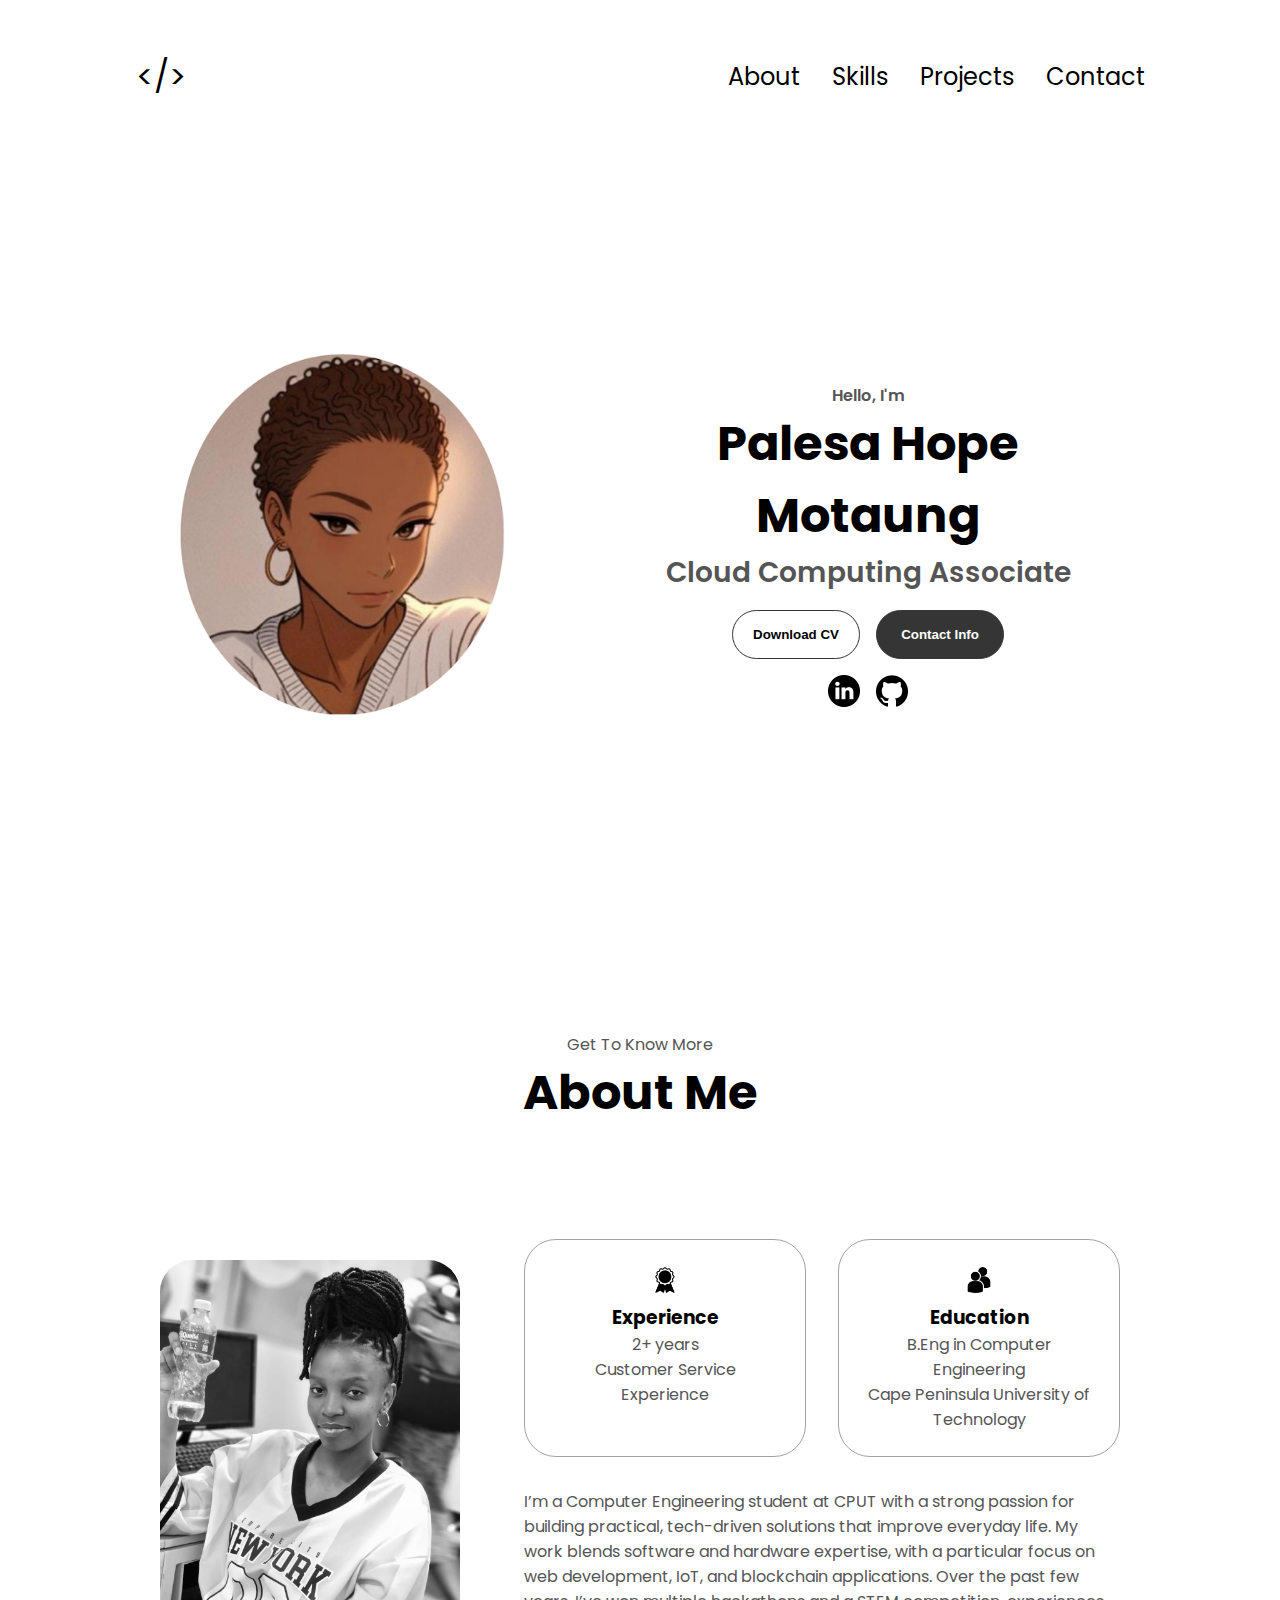
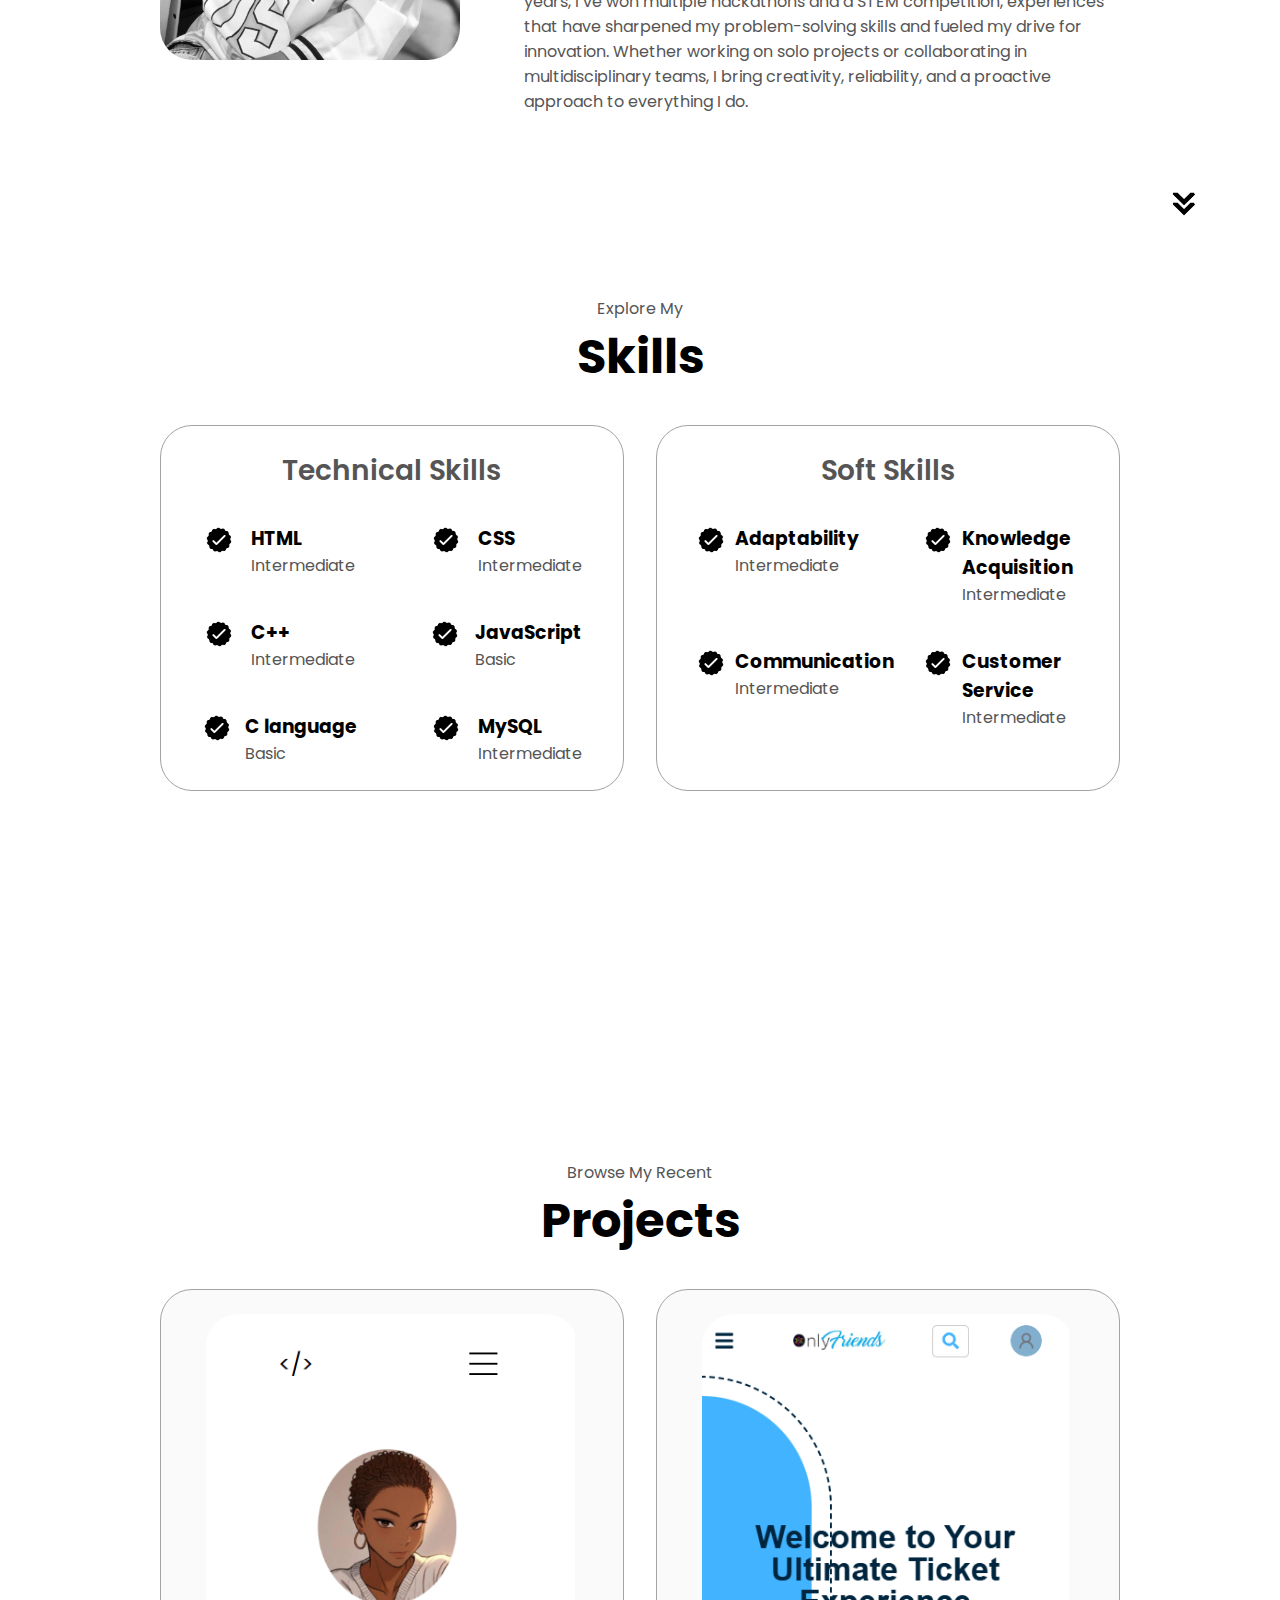
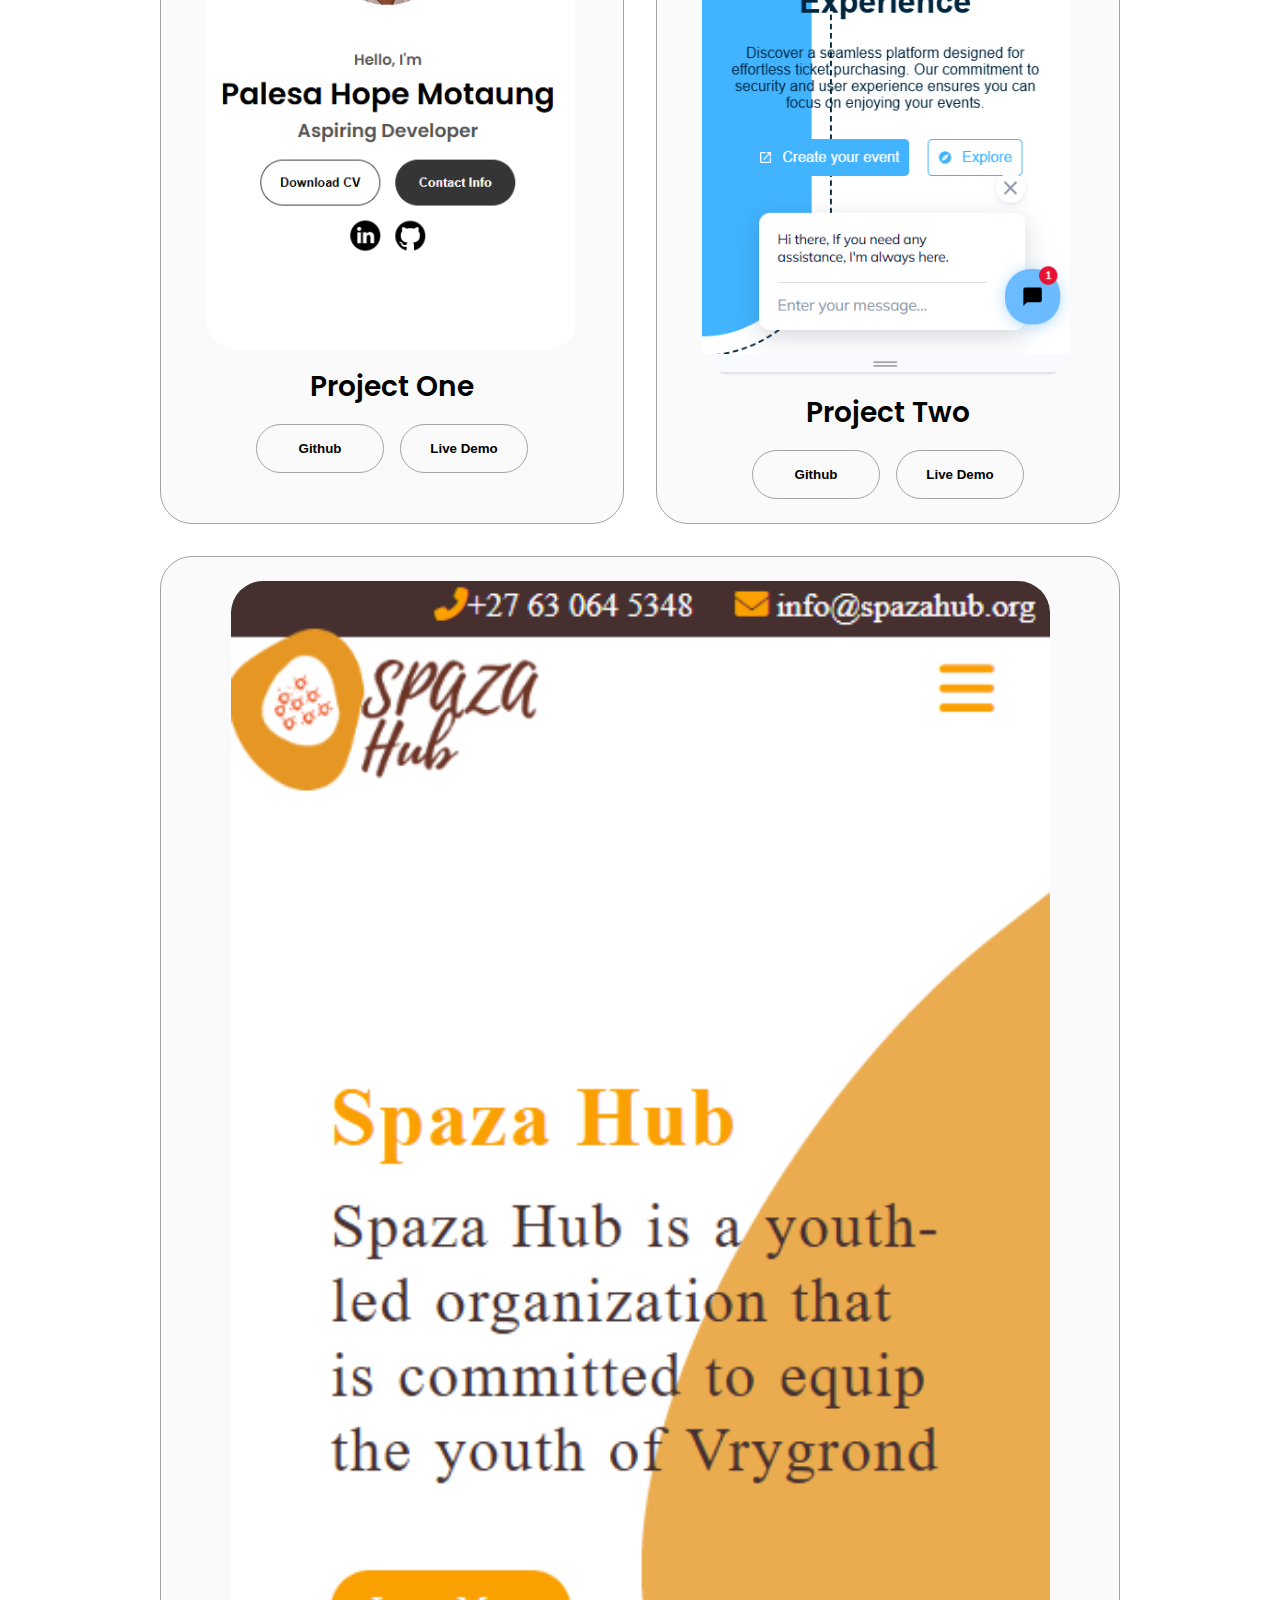
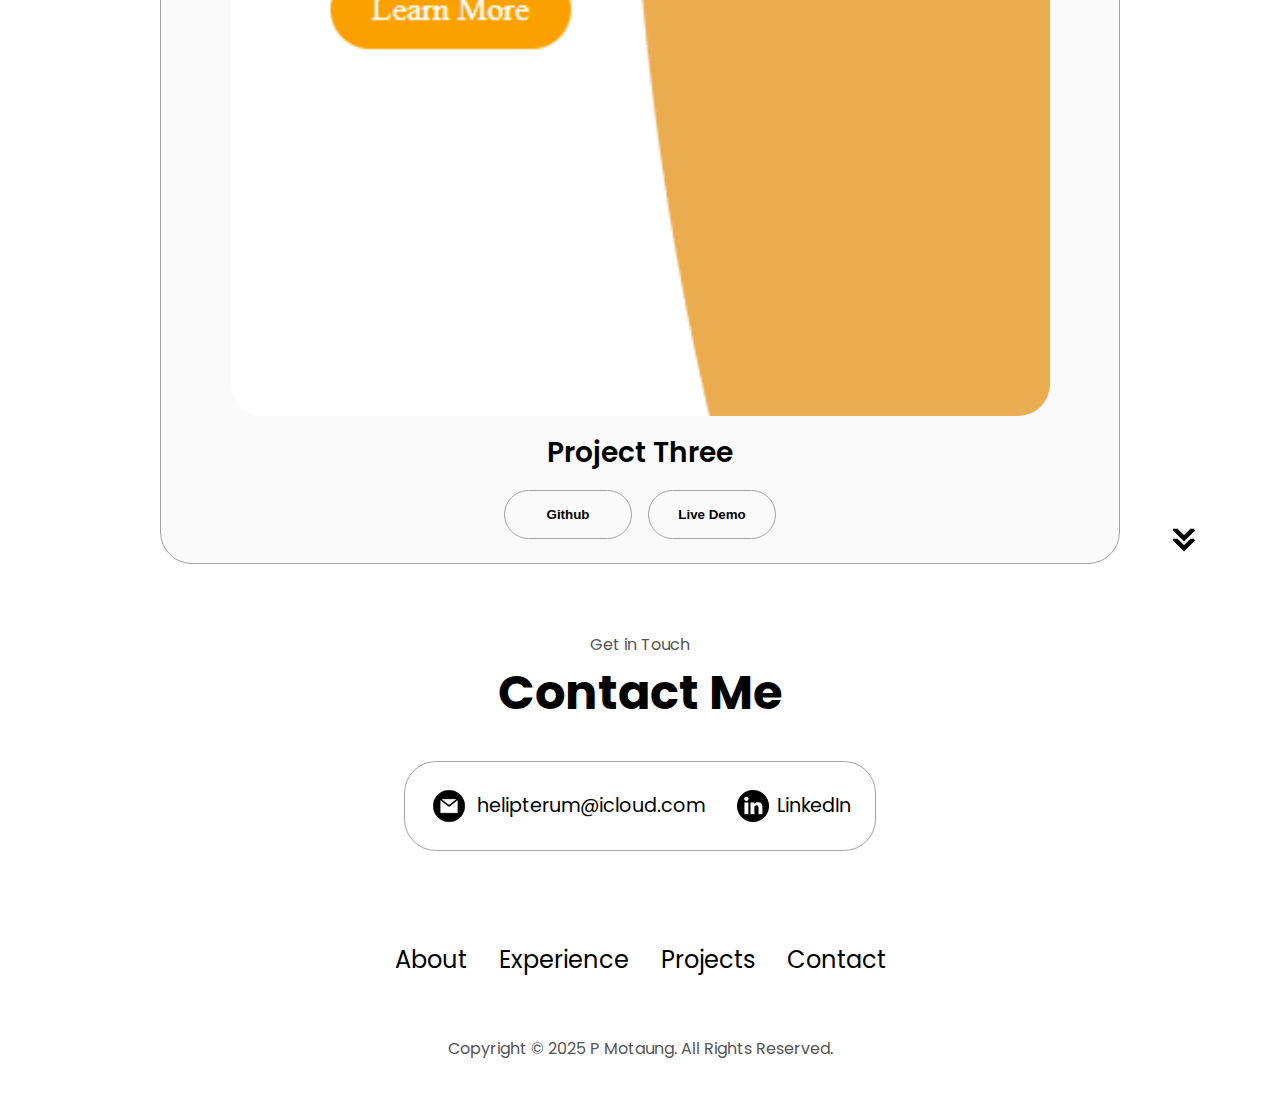
<file: index.html>
<!DOCTYPE html>
<html lang="en">
  <head>
    <meta charset="UTF-8" />
    <meta http-equiv="X-UA-Compatible" content="IE=edge" />
    <meta name="viewport" content="width=device-width, initial-scale=1.0" />
    <title>My Portfolio</title>
    <link rel="stylesheet" href="style.css" />
    <link rel="stylesheet" href="mediaqueries.css" />
  </head>
  <body>
    <nav id="desktop-nav">
      <div class="logo">&lt;/&gt;</div>
      <div class="logo"></div>
      <div>
        <ul class="nav-links">
          <li><a href="#about">About</a></li>
          <li><a href="#skills">Skills</a></li>
          <li><a href="#projects">Projects</a></li>
          <li><a href="#contact">Contact</a></li>
        </ul>
      </div>
    </nav>
    <nav id="hamburger-nav">
      <div class="logo"> &lt;/&gt;</div>
      <div class="hamburger-menu">
        <div class="hamburger-icon" onclick="toggleMenu()">
          <span></span>
          <span></span>
          <span></span>
        </div>
        <div class="menu-links">
          <li><a href="#about" onclick="toggleMenu()">About</a></li>
          <li><a href="#skills" onclick="toggleMenu()">Skills</a></li>
          <li><a href="#projects" onclick="toggleMenu()">Projects</a></li>
          <li><a href="#contact" onclick="toggleMenu()">Contact</a></li>
        </div>
      </div>
    </nav>
    <section id="profile">
      <div class="section__pic-container">
        <img src="./assets/yoh.png" alt="My profile picture" />
      </div>
      <div class="section__text">
        <p class="section__text__p1">Hello, I'm</p>
        <h1 class="title">Palesa Hope Motaung</h1>
        <p class="section__text__p2">Cloud Computing Associate</p>
        <div class="btn-container">
          <button
            class="btn btn-color-2"
            onclick="window.open('./assets/latest.pdf')"
          >
            Download CV
          </button>
          <button class="btn btn-color-1" onclick="location.href='./#contact'">
            Contact Info
          </button>
        </div>
        <div id="socials-container">
          <img
            src="./assets/linkedin.png"
            alt="My LinkedIn profile"
            class="icon"
            onclick="location.href='https://www.linkedin.com/in/palesa-hope-a9181019b/'"
          />
          <img
            src="./assets/github.png"
            alt="My Github profile"
            class="icon"
            onclick="location.href='https://github.com/Helipterum'"
          />
        </div>
      </div>
    </section>
    <section id="about">
      <p class="section__text__p1">Get To Know More</p>
      <h1 class="title">About Me</h1>
      <div class="section-container">
        <div class="section__pic-container">
          <img
            src="./assets/aboutpic2.jpeg"
            alt="Profile picture"
            class="about-pic"
          />
        </div>
        <div class="about-details-container">
          <div class="about-containers">
            <div class="details-container">
              <img
                src="./assets/experience.png"
                alt="Experience icon"
                class="icon"
              />
              <h3>Experience</h3>
              <p>2+ years <br />Customer Service Experience</p>
            </div>
            <div class="details-container">
              <img
                src="./assets/education.png"
                alt="Education icon"
                class="icon"
              />
              <h3>Education</h3>
              <p>B.Eng in Computer Engineering <br />Cape Peninsula University of Technology</p>
            </div>
          </div>
          <div class="text-container">
            <p>
              I’m a Computer Engineering student at CPUT with a strong passion for building practical,
               tech-driven solutions that improve everyday life. My work blends software and hardware 
               expertise, with a particular focus on web development, IoT, and blockchain applications. 
               Over the past few years, I’ve won multiple hackathons and a STEM competition, experiences 
               that have sharpened my problem-solving skills and fueled my drive for innovation. Whether 
               working on solo projects or collaborating in multidisciplinary teams, I bring creativity, 
               reliability, and a proactive approach to everything I do.
            </p>
          </div>
        </div>
      </div>
      <img
        src="./assets/arrow.png"
        alt="Arrow icon"
        class="icon arrow"
        onclick="location.href='./#experience'"
      />
    </section>
    <section id="skills">
      <p class="section__text__p1">Explore My</p>
      <h1 class="title">Skills</h1>
      <div class="experience-details-container">
        <div class="about-containers">
          <div class="details-container">
            <h2 class="experience-sub-title">Technical Skills</h2>
            <div class="article-container">
              <article>
                <img
                  src="./assets/checkmark.png"
                  alt="Experience icon"
                  class="icon"
                />
                <div>
                  <h3>HTML</h3>
                  <p>Intermediate</p>
                </div>
              </article>
              <article>
                <img
                  src="./assets/checkmark.png"
                  alt="Experience icon"
                  class="icon"
                />
                <div>
                  <h3>CSS</h3>
                  <p>Intermediate</p>
                </div>
              </article>
              <article>
                <img
                  src="./assets/checkmark.png"
                  alt="Experience icon"
                  class="icon"
                />
                <div>
                  <h3>C++</h3>
                  <p>Intermediate</p>
                </div>
              </article>
              <article>
                <img
                  src="./assets/checkmark.png"
                  alt="Experience icon"
                  class="icon"
                />
                <div>
                  <h3>JavaScript</h3>
                  <p>Basic</p>
                </div>
              </article>
              <article>
                <img
                  src="./assets/checkmark.png"
                  alt="Experience icon"
                  class="icon"
                />
                <div>
                  <h3>C language</h3>
                  <p>Basic</p>
                </div>
              </article>
              <article>
                <img
                  src="./assets/checkmark.png"
                  alt="Experience icon"
                  class="icon"
                />
                <div>
                  <h3>MySQL</h3>
                  <p>Intermediate</p>
                </div>
              </article>
            </div>
          </div>
          <div class="details-container">
            <h2 class="experience-sub-title">Soft Skills</h2>
            <div class="article-container">
              <article>
                <img
                  src="./assets/checkmark.png"
                  alt="Experience icon"
                  class="icon"
                />
                <div>
                  <h3>Adaptability</h3>
                  <p>Intermediate</p>
                </div>
              </article>
              <article>
                <img
                  src="./assets/checkmark.png"
                  alt="Experience icon"
                  class="icon"
                />
                <div>
                  <h3>Knowledge Acquisition</h3>
                  <p>Intermediate</p>
                </div>
              </article>
              <article>
                <img
                  src="./assets/checkmark.png"
                  alt="Experience icon"
                  class="icon"
                />
                <div>
                  <h3>Communication</h3>
                  <p>Intermediate</p>
                </div>
              </article>
              <article>
                <img
                  src="./assets/checkmark.png"
                  alt="Experience icon"
                  class="icon"
                />
                <div>
                  <h3>Customer Service</h3>
                  <p>Intermediate</p>
                </div>
              </article>
            </div>
          </div>
        </div>
      </div>
      <img
        src="./assets/arrow.png"
        alt="Arrow icon"
        class="icon arrow"
        onclick="location.href='./#projects'"
      />
    </section>
    <section id="projects">
      <p class="section__text__p1">Browse My Recent</p>
      <h1 class="title">Projects</h1>
      <div class="experience-details-container">
        <div class="about-containers">
          <div class="details-container color-container">
            <div class="article-container">
              <img
                src="./assets/project-1.png"
                alt="My Portfolio"
                class="project-img"
              />
            </div>
            <h2 class="experience-sub-title project-title">Project One</h2>
            <div class="btn-container">
              <button
                class="btn btn-color-2 project-btn"
                onclick="location.href='https://github.com/Helipterum/My-Portfolio'"
              >
                Github
              </button>
              <button
                class="btn btn-color-2 project-btn"
                onclick="location.href='https://github.com/'"
              >
                Live Demo
              </button>
            </div>
          </div>
          <div class="details-container color-container">
            <div class="article-container">
              <img
                src="./assets/project-2.png"
                alt="Ticket-Selling Site"
                class="project-img"
              />
            </div>
            <h2 class="experience-sub-title project-title">Project Two</h2>
            <div class="btn-container">
              <button
                class="btn btn-color-2 project-btn"
                onclick="location.href=''"
              >
                Github
              </button>
              <button
                class="btn btn-color-2 project-btn"
                onclick="location.href='https://www.onlyfriendsent.com/'"
              >
                Live Demo
              </button>
            </div>
          </div>
          <div class="details-container color-container">
            <div class="article-container">
              <img
                src="./assets/project-3.png"
                alt="SpazaHub"
                class="project-img"
              />
            </div>
            <h2 class="experience-sub-title project-title">Project Three</h2>
            <div class="btn-container">
              <button
                class="btn btn-color-2 project-btn"
                onclick="location.href='https://github.com/BrainiacWizards/SpazaHub'"
              >
                Github
              </button>
              <button
                class="btn btn-color-2 project-btn"
                onclick="location.href='https://spazahub.org/'"
              >
                Live Demo
              </button>
            </div>
          </div>
        </div>
      </div>
      <img
        src="./assets/arrow.png"
        alt="Arrow icon"
        class="icon arrow"
        onclick="location.href='./#contact'"
      />
    </section>
    <section id="contact">
      <p class="section__text__p1">Get in Touch</p>
      <h1 class="title">Contact Me</h1>
      <div class="contact-info-upper-container">
        <div class="contact-info-container">
          <img
            src="./assets/email.png"
            alt="Email icon"
            class="icon contact-icon email-icon"
          />
          <p><a href="mailto:examplemail@gmail.com">helipterum@icloud.com</a></p>
        </div>
        <div class="contact-info-container">
          <img
            src="./assets/linkedin.png"
            alt="LinkedIn icon"
            class="icon contact-icon"
          />
          <p><a href="https://www.linkedin.com/in/palesa-hope-a9181019b/">LinkedIn</a></p>
        </div>
      </div>
    </section>
    <footer>
      <nav>
        <div class="nav-links-container">
          <ul class="nav-links">
            <li><a href="#about">About</a></li>
            <li><a href="#experience">Experience</a></li>
            <li><a href="#projects">Projects</a></li>
            <li><a href="#contact">Contact</a></li>
          </ul>
        </div>
      </nav>
      <p>Copyright &#169; 2025 P Motaung. All Rights Reserved.</p>
    </footer>
    <script src="script.js"></script>
  </body>
</html>
</file>
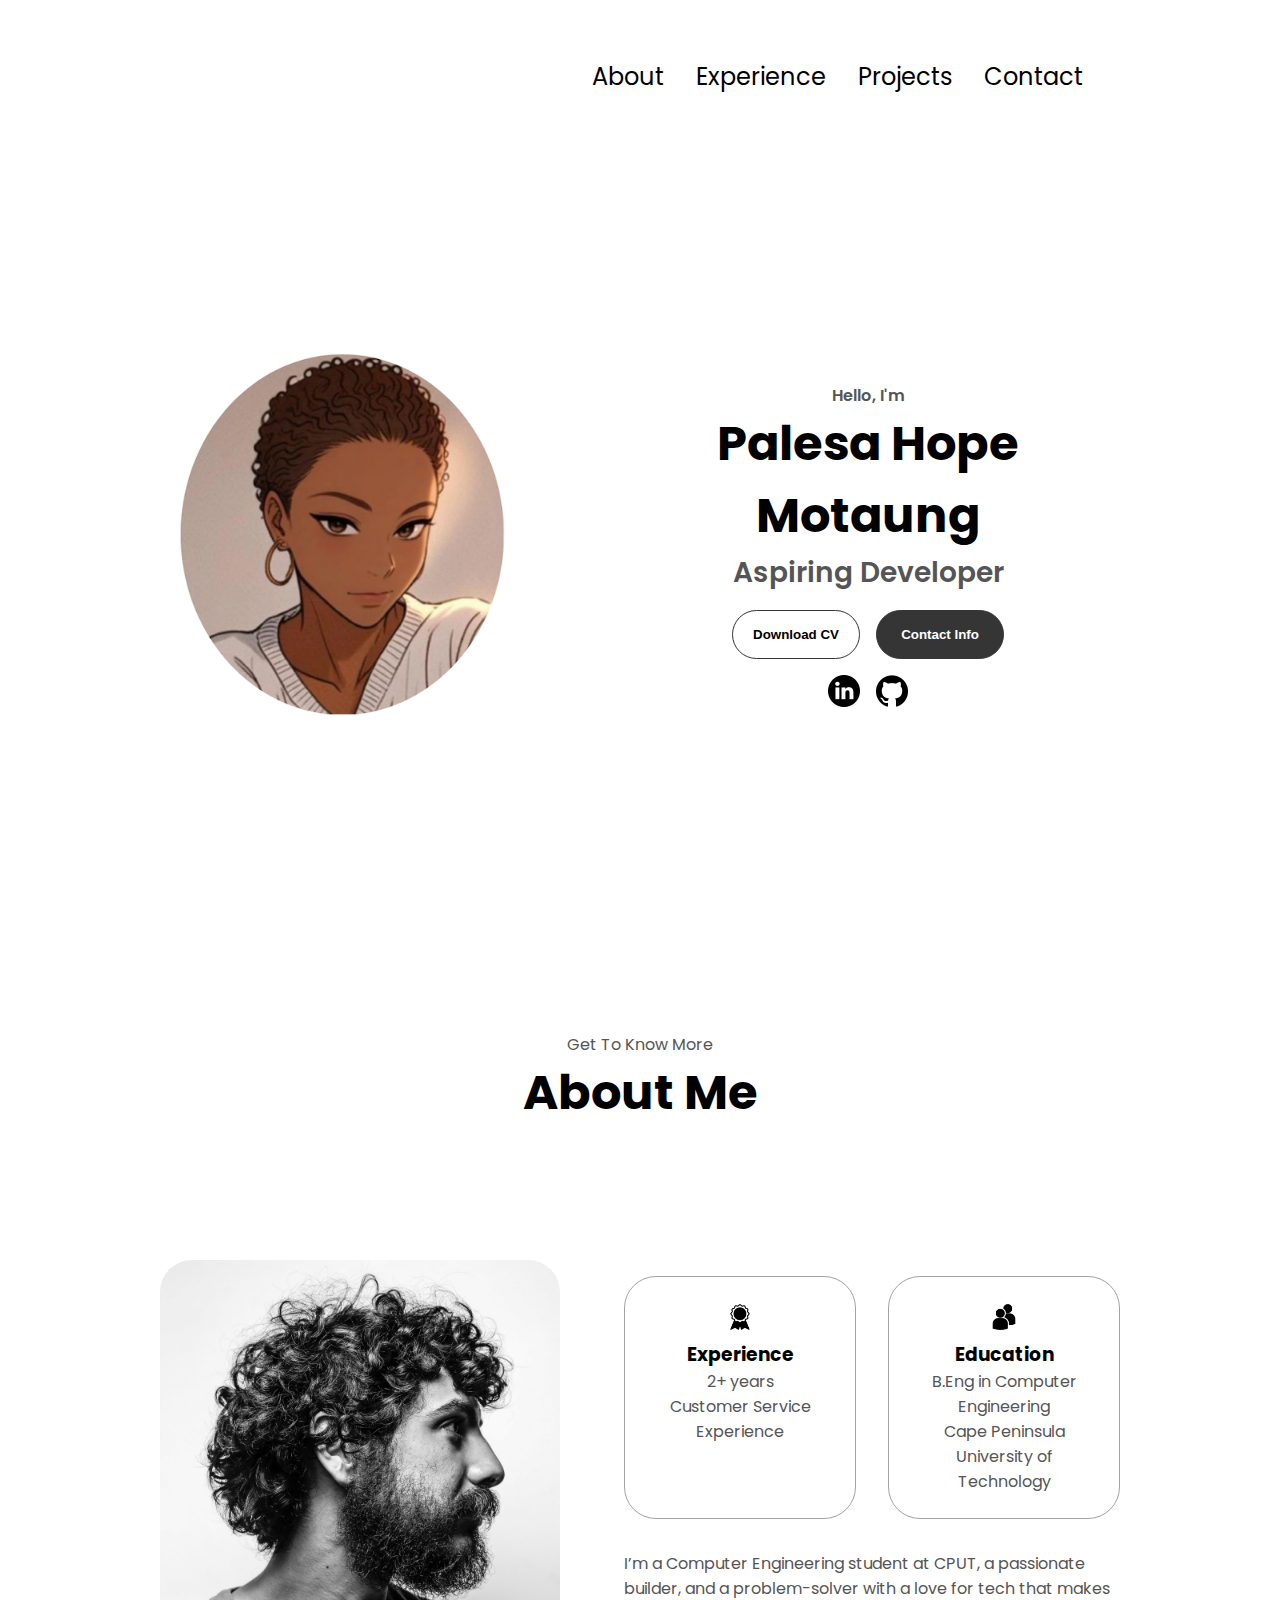
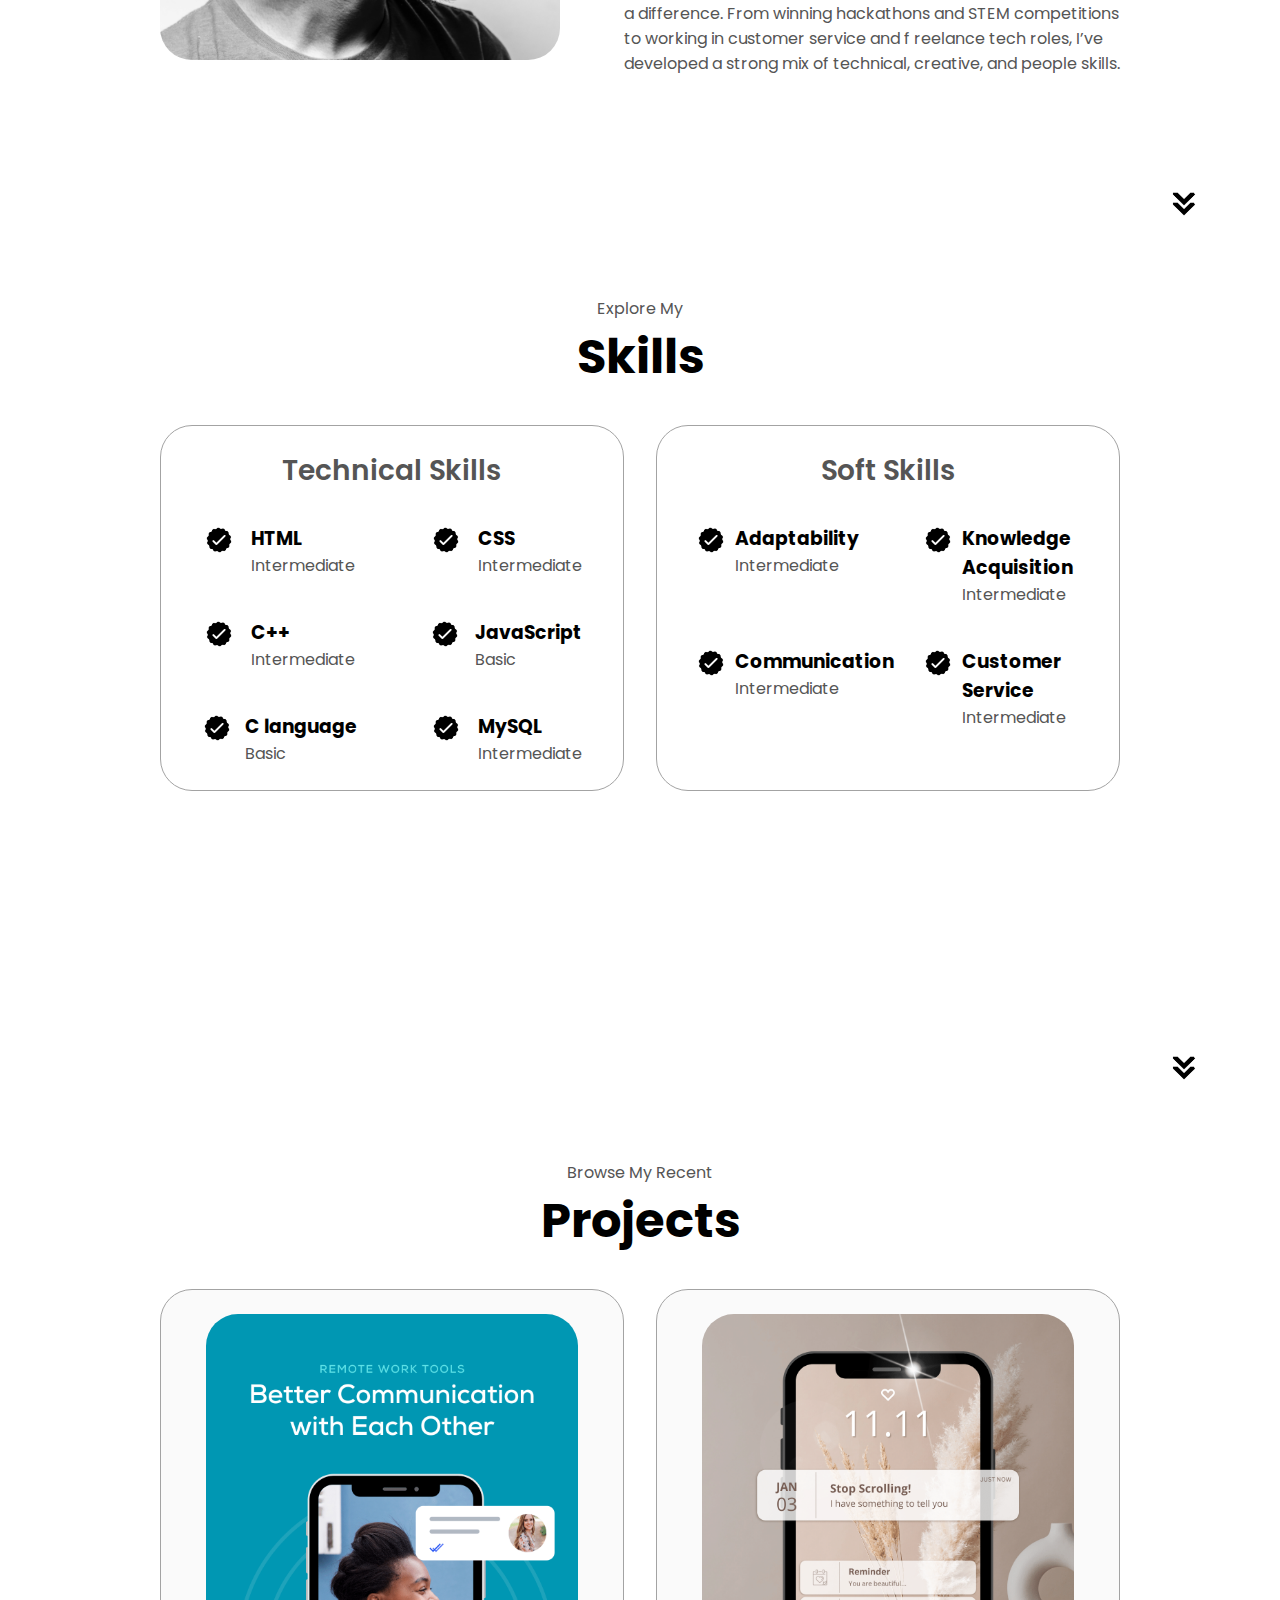
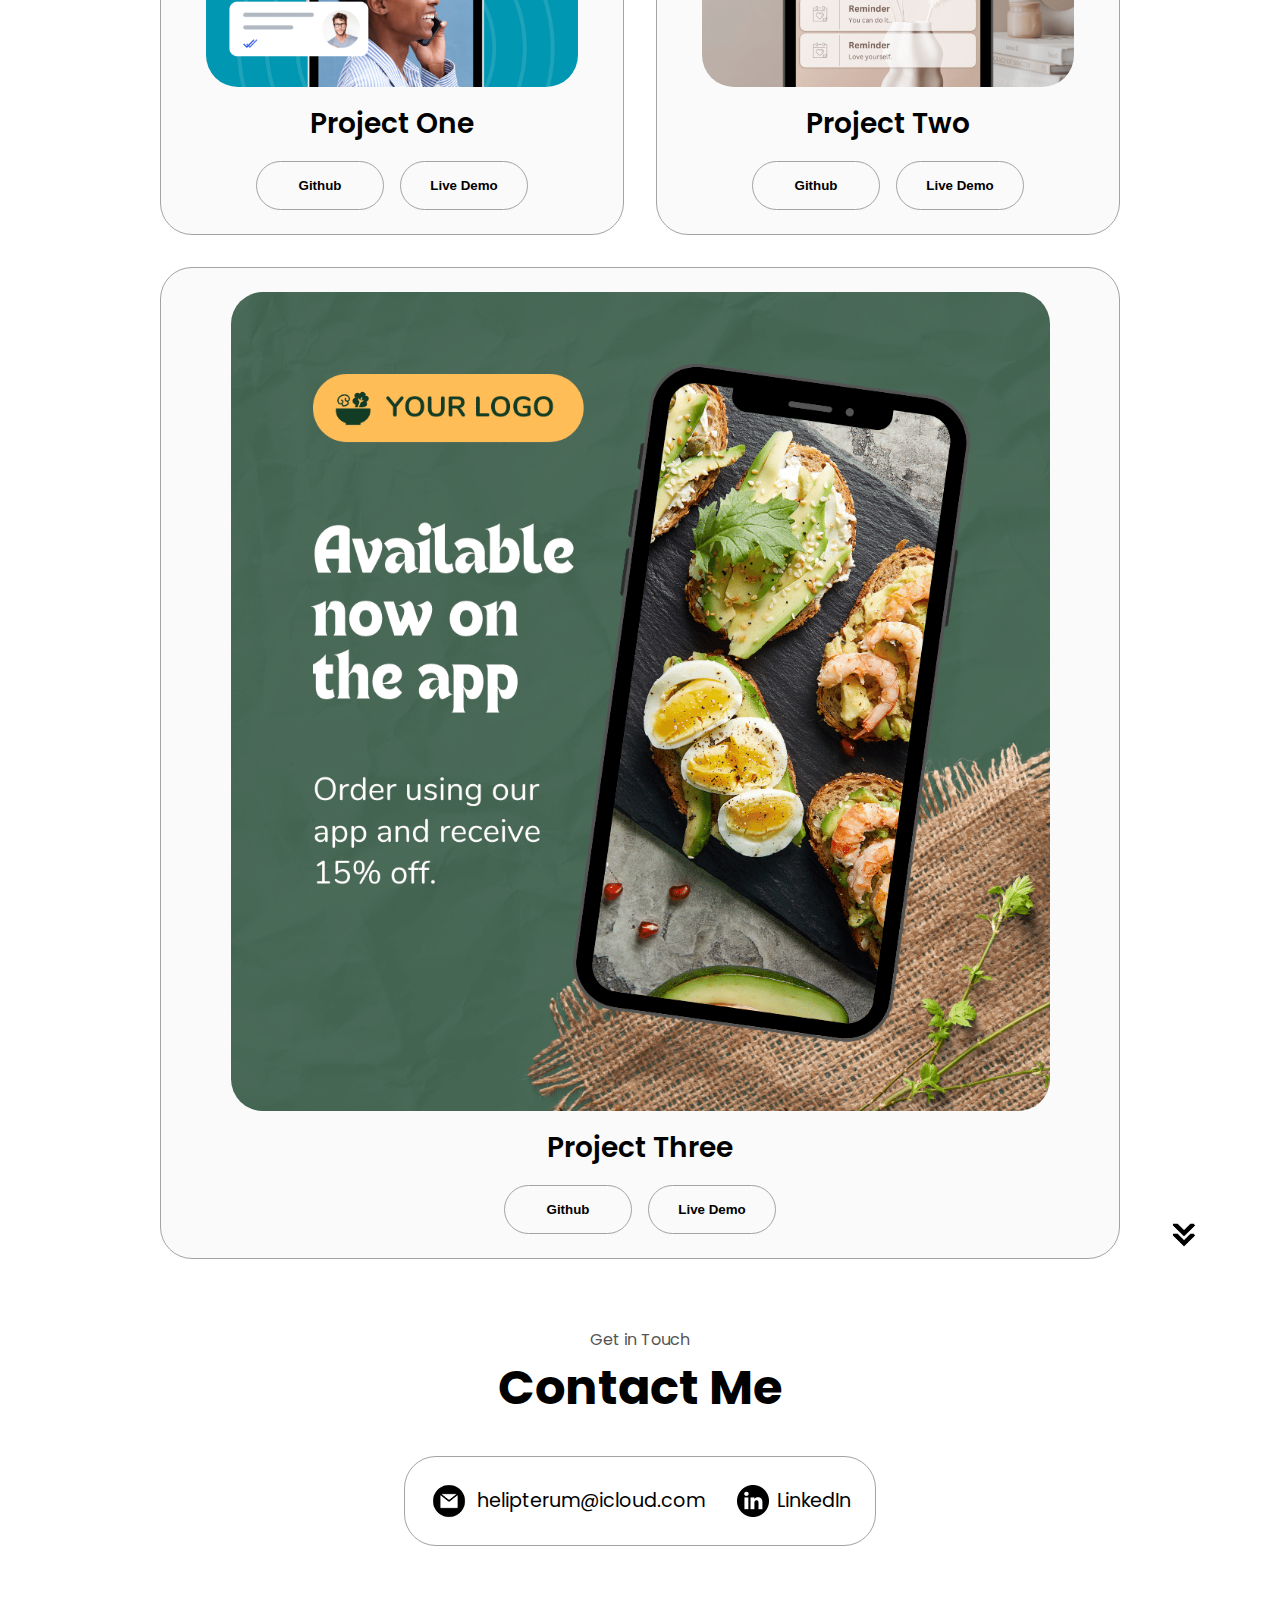
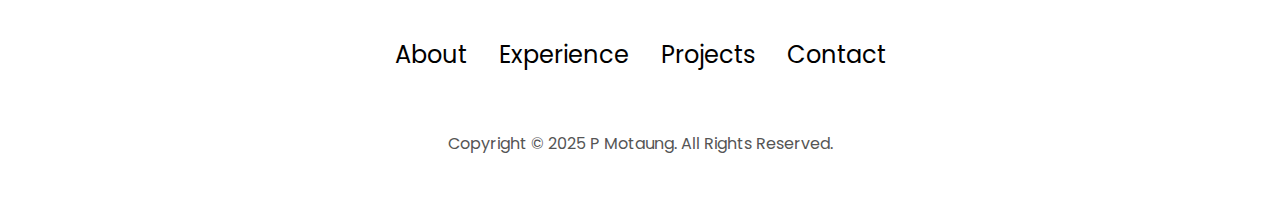
<file: My Portfolio/index.html>
<!DOCTYPE html>
<html lang="en">
  <head>
    <meta charset="UTF-8" />
    <meta http-equiv="X-UA-Compatible" content="IE=edge" />
    <meta name="viewport" content="width=device-width, initial-scale=1.0" />
    <title>My Portfolio</title>
    <link rel="stylesheet" href="style.css" />
    <link rel="stylesheet" href="mediaqueries.css" />
  </head>
  <body>
    <nav id="desktop-nav">
      <div class="logo"></div>
      <div>
        <ul class="nav-links">
          <li><a href="#about">About</a></li>
          <li><a href="#experience">Experience</a></li>
          <li><a href="#projects">Projects</a></li>
          <li><a href="#contact">Contact</a></li>
        </ul>
      </div>
    </nav>
    <nav id="hamburger-nav">
      <div class="logo"> &lt;/&gt;</div>
      <div class="hamburger-menu">
        <div class="hamburger-icon" onclick="toggleMenu()">
          <span></span>
          <span></span>
          <span></span>
        </div>
        <div class="menu-links">
          <li><a href="#about" onclick="toggleMenu()">About</a></li>
          <li><a href="#experience" onclick="toggleMenu()">Experience</a></li>
          <li><a href="#projects" onclick="toggleMenu()">Projects</a></li>
          <li><a href="#contact" onclick="toggleMenu()">Contact</a></li>
        </div>
      </div>
    </nav>
    <section id="profile">
      <div class="section__pic-container">
        <img src="./assets/yoh.png" alt="My profile picture" />
      </div>
      <div class="section__text">
        <p class="section__text__p1">Hello, I'm</p>
        <h1 class="title">Palesa Hope Motaung</h1>
        <p class="section__text__p2">Aspiring Developer</p>
        <div class="btn-container">
          <button
            class="btn btn-color-2"
            onclick="window.open('./assets/latest.pdf')"
          >
            Download CV
          </button>
          <button class="btn btn-color-1" onclick="location.href='./#contact'">
            Contact Info
          </button>
        </div>
        <div id="socials-container">
          <img
            src="./assets/linkedin.png"
            alt="My LinkedIn profile"
            class="icon"
            onclick="location.href='https://www.linkedin.com/in/palesa-hope-a9181019b/'"
          />
          <img
            src="./assets/github.png"
            alt="My Github profile"
            class="icon"
            onclick="location.href='https://github.com/Helipterum'"
          />
        </div>
      </div>
    </section>
    <section id="about">
      <p class="section__text__p1">Get To Know More</p>
      <h1 class="title">About Me</h1>
      <div class="section-container">
        <div class="section__pic-container">
          <img
            src="./assets/about-pic.png"
            alt="Profile picture"
            class="about-pic"
          />
        </div>
        <div class="about-details-container">
          <div class="about-containers">
            <div class="details-container">
              <img
                src="./assets/experience.png"
                alt="Experience icon"
                class="icon"
              />
              <h3>Experience</h3>
              <p>2+ years <br />Customer Service Experience</p>
            </div>
            <div class="details-container">
              <img
                src="./assets/education.png"
                alt="Education icon"
                class="icon"
              />
              <h3>Education</h3>
              <p>B.Eng in Computer Engineering <br />Cape Peninsula University of Technology</p>
            </div>
          </div>
          <div class="text-container">
            <p>
              I’m a Computer Engineering student at CPUT, 
              a passionate builder, and a problem-solver with a love 
              for tech that makes a difference. From winning hackathons 
              and STEM competitions to working in customer service and f
              reelance tech roles, I’ve developed a strong mix of technical,
              creative, and people skills.
            </p>
          </div>
        </div>
      </div>
      <img
        src="./assets/arrow.png"
        alt="Arrow icon"
        class="icon arrow"
        onclick="location.href='./#experience'"
      />
    </section>
    <section id="experience">
      <p class="section__text__p1">Explore My</p>
      <h1 class="title">Skills</h1>
      <div class="experience-details-container">
        <div class="about-containers">
          <div class="details-container">
            <h2 class="experience-sub-title">Technical Skills</h2>
            <div class="article-container">
              <article>
                <img
                  src="./assets/checkmark.png"
                  alt="Experience icon"
                  class="icon"
                />
                <div>
                  <h3>HTML</h3>
                  <p>Intermediate</p>
                </div>
              </article>
              <article>
                <img
                  src="./assets/checkmark.png"
                  alt="Experience icon"
                  class="icon"
                />
                <div>
                  <h3>CSS</h3>
                  <p>Intermediate</p>
                </div>
              </article>
              <article>
                <img
                  src="./assets/checkmark.png"
                  alt="Experience icon"
                  class="icon"
                />
                <div>
                  <h3>C++</h3>
                  <p>Intermediate</p>
                </div>
              </article>
              <article>
                <img
                  src="./assets/checkmark.png"
                  alt="Experience icon"
                  class="icon"
                />
                <div>
                  <h3>JavaScript</h3>
                  <p>Basic</p>
                </div>
              </article>
              <article>
                <img
                  src="./assets/checkmark.png"
                  alt="Experience icon"
                  class="icon"
                />
                <div>
                  <h3>C language</h3>
                  <p>Basic</p>
                </div>
              </article>
              <article>
                <img
                  src="./assets/checkmark.png"
                  alt="Experience icon"
                  class="icon"
                />
                <div>
                  <h3>MySQL</h3>
                  <p>Intermediate</p>
                </div>
              </article>
            </div>
          </div>
          <div class="details-container">
            <h2 class="experience-sub-title">Soft Skills</h2>
            <div class="article-container">
              <article>
                <img
                  src="./assets/checkmark.png"
                  alt="Experience icon"
                  class="icon"
                />
                <div>
                  <h3>Adaptability</h3>
                  <p>Intermediate</p>
                </div>
              </article>
              <article>
                <img
                  src="./assets/checkmark.png"
                  alt="Experience icon"
                  class="icon"
                />
                <div>
                  <h3>Knowledge Acquisition</h3>
                  <p>Intermediate</p>
                </div>
              </article>
              <article>
                <img
                  src="./assets/checkmark.png"
                  alt="Experience icon"
                  class="icon"
                />
                <div>
                  <h3>Communication</h3>
                  <p>Intermediate</p>
                </div>
              </article>
              <article>
                <img
                  src="./assets/checkmark.png"
                  alt="Experience icon"
                  class="icon"
                />
                <div>
                  <h3>Customer Service</h3>
                  <p>Intermediate</p>
                </div>
              </article>
            </div>
          </div>
        </div>
      </div>
      <img
        src="./assets/arrow.png"
        alt="Arrow icon"
        class="icon arrow"
        onclick="location.href='./#projects'"
      />
    </section>
    <section id="projects">
      <p class="section__text__p1">Browse My Recent</p>
      <h1 class="title">Projects</h1>
      <div class="experience-details-container">
        <div class="about-containers">
          <div class="details-container color-container">
            <div class="article-container">
              <img
                src="./assets/project-1.png"
                alt="Project 1"
                class="project-img"
              />
            </div>
            <h2 class="experience-sub-title project-title">Project One</h2>
            <div class="btn-container">
              <button
                class="btn btn-color-2 project-btn"
                onclick="location.href='https://github.com/'"
              >
                Github
              </button>
              <button
                class="btn btn-color-2 project-btn"
                onclick="location.href='https://github.com/'"
              >
                Live Demo
              </button>
            </div>
          </div>
          <div class="details-container color-container">
            <div class="article-container">
              <img
                src="./assets/project-2.png"
                alt="Project 2"
                class="project-img"
              />
            </div>
            <h2 class="experience-sub-title project-title">Project Two</h2>
            <div class="btn-container">
              <button
                class="btn btn-color-2 project-btn"
                onclick="location.href='https://github.com/'"
              >
                Github
              </button>
              <button
                class="btn btn-color-2 project-btn"
                onclick="location.href='https://github.com/'"
              >
                Live Demo
              </button>
            </div>
          </div>
          <div class="details-container color-container">
            <div class="article-container">
              <img
                src="./assets/project-3.png"
                alt="Project 3"
                class="project-img"
              />
            </div>
            <h2 class="experience-sub-title project-title">Project Three</h2>
            <div class="btn-container">
              <button
                class="btn btn-color-2 project-btn"
                onclick="location.href='https://github.com/'"
              >
                Github
              </button>
              <button
                class="btn btn-color-2 project-btn"
                onclick="location.href='https://github.com/'"
              >
                Live Demo
              </button>
            </div>
          </div>
        </div>
      </div>
      <img
        src="./assets/arrow.png"
        alt="Arrow icon"
        class="icon arrow"
        onclick="location.href='./#contact'"
      />
    </section>
    <section id="contact">
      <p class="section__text__p1">Get in Touch</p>
      <h1 class="title">Contact Me</h1>
      <div class="contact-info-upper-container">
        <div class="contact-info-container">
          <img
            src="./assets/email.png"
            alt="Email icon"
            class="icon contact-icon email-icon"
          />
          <p><a href="mailto:examplemail@gmail.com">helipterum@icloud.com</a></p>
        </div>
        <div class="contact-info-container">
          <img
            src="./assets/linkedin.png"
            alt="LinkedIn icon"
            class="icon contact-icon"
          />
          <p><a href="https://www.linkedin.com/in/palesa-hope-a9181019b/">LinkedIn</a></p>
        </div>
      </div>
    </section>
    <footer>
      <nav>
        <div class="nav-links-container">
          <ul class="nav-links">
            <li><a href="#about">About</a></li>
            <li><a href="#experience">Experience</a></li>
            <li><a href="#projects">Projects</a></li>
            <li><a href="#contact">Contact</a></li>
          </ul>
        </div>
      </nav>
      <p>Copyright &#169; 2025 P Motaung. All Rights Reserved.</p>
    </footer>
    <script src="script.js"></script>
  </body>
</html>
</file>
<file: style.css>
/* GENERAL */

@import url("https://fonts.googleapis.com/css2?family=Poppins:wght@300;400;500;600&display=swap");

* {
  margin: 0;
  padding: 0;
}

body {
  font-family: "Poppins", sans-serif;
}

html {
  scroll-behavior: smooth;
}

p {
  color: rgb(85, 85, 85);
}

/* TRANSITION */

a,
.btn {
  transition: all 300ms ease;
}

/* DESKTOP NAV */

nav,
.nav-links {
  display: flex;
}

nav {
  justify-content: space-around;
  align-items: center;
  height: 17vh;
}

.nav-links {
  gap: 2rem;
  list-style: none;
  font-size: 1.5rem;
}

a {
  color: black;
  text-decoration: none;
  text-decoration-color: white;
}

a:hover {
  color: grey;
  text-decoration: underline;
  text-underline-offset: 1rem;
  text-decoration-color: rgb(181, 181, 181);
}

.logo {
  font-size: 2rem;
}

.logo:hover {
  cursor: default;
}

/* HAMBURGER MENU */

#hamburger-nav {
  display: none;
}

.hamburger-menu {
  position: relative;
  display: inline-block;
}

.hamburger-icon {
  display: flex;
  flex-direction: column;
  justify-content: space-between;
  height: 24px;
  width: 30px;
  cursor: pointer;
}

.hamburger-icon span {
  width: 100%;
  height: 2px;
  background-color: black;
  transition: all 0.3 ease-in-out;
}

.menu-links {
  position: absolute;
  top: 100%;
  right: 0;
  background-color: white;
  width: fit-content;
  max-height: 0;
  overflow: hidden;
  transition: all 0.3 ease-in-out;
}

.menu-links a {
  display: block;
  padding: 10px;
  text-align: center;
  font-size: 1.5rem;
  color: black;
  text-decoration: none;
  transition: all 0.3 ease-in-out;
}

.menu-links li {
  list-style: none;
}

.menu-links.open {
  max-height: 300px;
}

.hamburger-icon.open span:first-child {
  transform: rotate(45deg) translate(10px, 5px);
}

.hamburger-icon.open span:nth-child(2) {
  opacity: 0;
}

.hamburger-icon.open span:last-child {
  transform: rotate(-45deg) translate(10px, -5px);
}

.hamburger-icon span:first-child {
  transform: none;
}

.hamburger-icon span:first-child {
  opacity: 1;
}

.hamburger-icon span:first-child {
  transform: none;
}

/* SECTIONS */

section {
  padding-top: 4vh;
  height: 96vh;
  margin: 0 10rem;
  box-sizing: border-box;
  min-height: fit-content;
}

.section-container {
  display: flex;
}

/* PROFILE SECTION */

#profile {
  display: flex;
  justify-content: center;
  gap: 5rem;
  height: 80vh;
}

.section__pic-container {
  display: flex;
  height: 400px;
  width: 400px;
  margin: auto 0;
}

.section__text {
  align-self: center;
  text-align: center;
}

.section__text p {
  font-weight: 600;
}

.section__text__p1 {
  text-align: center;
}

.section__text__p2 {
  font-size: 1.75rem;
  margin-bottom: 1rem;
}

.title {
  font-size: 3rem;
  text-align: center;
}

#socials-container {
  display: flex;
  justify-content: center;
  margin-top: 1rem;
  gap: 1rem;
}

/* ICONS */

.icon {
  cursor: pointer;
  height: 2rem;
}

/* BUTTONS */

.btn-container {
  display: flex;
  justify-content: center;
  gap: 1rem;
}

.btn {
  font-weight: 600;
  transition: all 300ms ease;
  padding: 1rem;
  width: 8rem;
  border-radius: 2rem;
}

.btn-color-1,
.btn-color-2 {
  border: rgb(53, 53, 53) 0.1rem solid;
}

.btn-color-1:hover,
.btn-color-2:hover {
  cursor: pointer;
}

.btn-color-1,
.btn-color-2:hover {
  background: rgb(53, 53, 53);
  color: white;
}

.btn-color-1:hover {
  background: rgb(0, 0, 0);
}

.btn-color-2 {
  background: none;
}

.btn-color-2:hover {
  border: rgb(255, 255, 255) 0.1rem solid;
}

.btn-container {
  gap: 1rem;
}

/* ABOUT SECTION */

#about {
  position: relative;
}

.about-containers {
  gap: 2rem;
  margin-bottom: 2rem;
  margin-top: 2rem;
}

.about-details-container {
  justify-content: center;
  flex-direction: column;
}

.about-containers,
.about-details-container {
  display: flex;
}

.about-pic {
  border-radius: 2rem;
}

.arrow {
  position: absolute;
  right: -5rem;
  bottom: 2.5rem;
}

.details-container {
  padding: 1.5rem;
  flex: 1;
  background: white;
  border-radius: 2rem;
  border: rgb(53, 53, 53) 0.1rem solid;
  border-color: rgb(163, 163, 163);
  text-align: center;
}

.section-container {
  gap: 4rem;
  height: 80%;
}

.section__pic-container {
  height: 400px;
  width: 400px;
  margin: auto 0;
}

/* EXPERIENCE SECTION */

#experience {
  position: relative;
}

.experience-sub-title {
  color: rgb(85, 85, 85);
  font-weight: 600;
  font-size: 1.75rem;
  margin-bottom: 2rem;
}

.experience-details-container {
  display: flex;
  justify-content: center;
  flex-direction: column;
}

.article-container {
  display: flex;
  text-align: initial;
  flex-wrap: wrap;
  flex-direction: row;
  gap: 2.5rem;
  justify-content: space-around;
}

article {
  display: flex;
  width: 10rem;
  justify-content: space-around;
  gap: 0.5rem;
}

article .icon {
  cursor: default;
}

/* PROJECTS SECTION */

#projects {
  position: relative;
}

.color-container {
  border-color: rgb(163, 163, 163);
  background: rgb(250, 250, 250);
}

.project-img {
  border-radius: 2rem;
  width: 90%;
  height: 90%;
}

.project-title {
  margin: 1rem;
  color: black;
}

.project-btn {
  color: black;
  border-color: rgb(163, 163, 163);
}

/* CONTACT */

#contact {
  display: flex;
  justify-content: center;
  flex-direction: column;
  height: 70vh;
}

.contact-info-upper-container {
  display: flex;
  justify-content: center;
  border-radius: 2rem;
  border: rgb(53, 53, 53) 0.1rem solid;
  border-color: rgb(163, 163, 163);
  background: (250, 250, 250);
  margin: 2rem auto;
  padding: 0.5rem;
}

.contact-info-container {
  display: flex;
  align-items: center;
  justify-content: center;
  gap: 0.5rem;
  margin: 1rem;
}

.contact-info-container p {
  font-size: larger;
}

.contact-icon {
  cursor: default;
}

.email-icon {
  height: 2.5rem;
}

/* FOOTER SECTION */

footer {
  height: 26vh;
  margin: 0 1rem;
}

footer p {
  text-align: center;
}
</file>
<file: mediaqueries.css>
@media screen and (max-width: 1400px) {
  #profile {
    height: 83vh;
    margin-bottom: 6rem;
  }
  .about-containers {
    flex-wrap: wrap;
  }
  #contact,
  #projects {
    height: fit-content;
  }
}

@media screen and (max-width: 1200px) {
  #desktop-nav {
    display: none;
  }
  #hamburger-nav {
    display: flex;
  }
  #experience,
  .experience-details-container {
    margin-top: 2rem;
  }
  #profile,
  .section-container {
    display: block;
  }
  .arrow {
    display: none;
  }
  section,
  .section-container {
    height: fit-content;
  }
  section {
    margin: 0 5%;
  }
  .section__pic-container {
    width: 275px;
    height: 275px;
    margin: 0 auto 2rem;
  }
  .about-containers {
    margin-top: 0;
  }
}

@media screen and (max-width: 600px) {
  #contact,
  footer {
    height: 40vh;
  }
  #profile {
    height: 83vh;
    margin-bottom: 0;
  }
  article {
    font-size: 1rem;
  }
  footer nav {
    height: fit-content;
    margin-bottom: 2rem;
  }
  .about-containers,
  .contact-info-upper-container,
  .btn-container {
    flex-wrap: wrap;
  }
  .contact-info-container {
    margin: 0;
  }
  .contact-info-container p,
  .nav-links li a {
    font-size: 1rem;
  }
  .experience-sub-title {
    font-size: 1.25rem;
  }
  .logo {
    font-size: 1.5rem;
  }
  .nav-links {
    flex-direction: column;
    gap: 0.5rem;
    text-align: center;
  }
  .section__pic-container {
    width: auto;
    height: 46vw;
    justify-content: center;
  }
  .section__text__p2 {
    font-size: 1.25rem;
  }
  .title {
    font-size: 2rem;
  }
  .text-container {
    text-align: justify;
  }
}
</file>
<file: My Portfolio/style.css>
/* GENERAL */

@import url("https://fonts.googleapis.com/css2?family=Poppins:wght@300;400;500;600&display=swap");

* {
  margin: 0;
  padding: 0;
}

body {
  font-family: "Poppins", sans-serif;
}

html {
  scroll-behavior: smooth;
}

p {
  color: rgb(85, 85, 85);
}

/* TRANSITION */

a,
.btn {
  transition: all 300ms ease;
}

/* DESKTOP NAV */

nav,
.nav-links {
  display: flex;
}

nav {
  justify-content: space-around;
  align-items: center;
  height: 17vh;
}

.nav-links {
  gap: 2rem;
  list-style: none;
  font-size: 1.5rem;
}

a {
  color: black;
  text-decoration: none;
  text-decoration-color: white;
}

a:hover {
  color: grey;
  text-decoration: underline;
  text-underline-offset: 1rem;
  text-decoration-color: rgb(181, 181, 181);
}

.logo {
  font-size: 2rem;
}

.logo:hover {
  cursor: default;
}

/* HAMBURGER MENU */

#hamburger-nav {
  display: none;
}

.hamburger-menu {
  position: relative;
  display: inline-block;
}

.hamburger-icon {
  display: flex;
  flex-direction: column;
  justify-content: space-between;
  height: 24px;
  width: 30px;
  cursor: pointer;
}

.hamburger-icon span {
  width: 100%;
  height: 2px;
  background-color: black;
  transition: all 0.3 ease-in-out;
}

.menu-links {
  position: absolute;
  top: 100%;
  right: 0;
  background-color: white;
  width: fit-content;
  max-height: 0;
  overflow: hidden;
  transition: all 0.3 ease-in-out;
}

.menu-links a {
  display: block;
  padding: 10px;
  text-align: center;
  font-size: 1.5rem;
  color: black;
  text-decoration: none;
  transition: all 0.3 ease-in-out;
}

.menu-links li {
  list-style: none;
}

.menu-links.open {
  max-height: 300px;
}

.hamburger-icon.open span:first-child {
  transform: rotate(45deg) translate(10px, 5px);
}

.hamburger-icon.open span:nth-child(2) {
  opacity: 0;
}

.hamburger-icon.open span:last-child {
  transform: rotate(-45deg) translate(10px, -5px);
}

.hamburger-icon span:first-child {
  transform: none;
}

.hamburger-icon span:first-child {
  opacity: 1;
}

.hamburger-icon span:first-child {
  transform: none;
}

/* SECTIONS */

section {
  padding-top: 4vh;
  height: 96vh;
  margin: 0 10rem;
  box-sizing: border-box;
  min-height: fit-content;
}

.section-container {
  display: flex;
}

/* PROFILE SECTION */

#profile {
  display: flex;
  justify-content: center;
  gap: 5rem;
  height: 80vh;
}

.section__pic-container {
  display: flex;
  height: 400px;
  width: 400px;
  margin: auto 0;
}

.section__text {
  align-self: center;
  text-align: center;
}

.section__text p {
  font-weight: 600;
}

.section__text__p1 {
  text-align: center;
}

.section__text__p2 {
  font-size: 1.75rem;
  margin-bottom: 1rem;
}

.title {
  font-size: 3rem;
  text-align: center;
}

#socials-container {
  display: flex;
  justify-content: center;
  margin-top: 1rem;
  gap: 1rem;
}

/* ICONS */

.icon {
  cursor: pointer;
  height: 2rem;
}

/* BUTTONS */

.btn-container {
  display: flex;
  justify-content: center;
  gap: 1rem;
}

.btn {
  font-weight: 600;
  transition: all 300ms ease;
  padding: 1rem;
  width: 8rem;
  border-radius: 2rem;
}

.btn-color-1,
.btn-color-2 {
  border: rgb(53, 53, 53) 0.1rem solid;
}

.btn-color-1:hover,
.btn-color-2:hover {
  cursor: pointer;
}

.btn-color-1,
.btn-color-2:hover {
  background: rgb(53, 53, 53);
  color: white;
}

.btn-color-1:hover {
  background: rgb(0, 0, 0);
}

.btn-color-2 {
  background: none;
}

.btn-color-2:hover {
  border: rgb(255, 255, 255) 0.1rem solid;
}

.btn-container {
  gap: 1rem;
}

/* ABOUT SECTION */

#about {
  position: relative;
}

.about-containers {
  gap: 2rem;
  margin-bottom: 2rem;
  margin-top: 2rem;
}

.about-details-container {
  justify-content: center;
  flex-direction: column;
}

.about-containers,
.about-details-container {
  display: flex;
}

.about-pic {
  border-radius: 2rem;
}

.arrow {
  position: absolute;
  right: -5rem;
  bottom: 2.5rem;
}

.details-container {
  padding: 1.5rem;
  flex: 1;
  background: white;
  border-radius: 2rem;
  border: rgb(53, 53, 53) 0.1rem solid;
  border-color: rgb(163, 163, 163);
  text-align: center;
}

.section-container {
  gap: 4rem;
  height: 80%;
}

.section__pic-container {
  height: 400px;
  width: 400px;
  margin: auto 0;
}

/* EXPERIENCE SECTION */

#experience {
  position: relative;
}

.experience-sub-title {
  color: rgb(85, 85, 85);
  font-weight: 600;
  font-size: 1.75rem;
  margin-bottom: 2rem;
}

.experience-details-container {
  display: flex;
  justify-content: center;
  flex-direction: column;
}

.article-container {
  display: flex;
  text-align: initial;
  flex-wrap: wrap;
  flex-direction: row;
  gap: 2.5rem;
  justify-content: space-around;
}

article {
  display: flex;
  width: 10rem;
  justify-content: space-around;
  gap: 0.5rem;
}

article .icon {
  cursor: default;
}

/* PROJECTS SECTION */

#projects {
  position: relative;
}

.color-container {
  border-color: rgb(163, 163, 163);
  background: rgb(250, 250, 250);
}

.project-img {
  border-radius: 2rem;
  width: 90%;
  height: 90%;
}

.project-title {
  margin: 1rem;
  color: black;
}

.project-btn {
  color: black;
  border-color: rgb(163, 163, 163);
}

/* CONTACT */

#contact {
  display: flex;
  justify-content: center;
  flex-direction: column;
  height: 70vh;
}

.contact-info-upper-container {
  display: flex;
  justify-content: center;
  border-radius: 2rem;
  border: rgb(53, 53, 53) 0.1rem solid;
  border-color: rgb(163, 163, 163);
  background: (250, 250, 250);
  margin: 2rem auto;
  padding: 0.5rem;
}

.contact-info-container {
  display: flex;
  align-items: center;
  justify-content: center;
  gap: 0.5rem;
  margin: 1rem;
}

.contact-info-container p {
  font-size: larger;
}

.contact-icon {
  cursor: default;
}

.email-icon {
  height: 2.5rem;
}

/* FOOTER SECTION */

footer {
  height: 26vh;
  margin: 0 1rem;
}

footer p {
  text-align: center;
}
</file>
<file: My Portfolio/mediaqueries.css>
@media screen and (max-width: 1400px) {
  #profile {
    height: 83vh;
    margin-bottom: 6rem;
  }
  .about-containers {
    flex-wrap: wrap;
  }
  #contact,
  #projects {
    height: fit-content;
  }
}

@media screen and (max-width: 1200px) {
  #desktop-nav {
    display: none;
  }
  #hamburger-nav {
    display: flex;
  }
  #experience,
  .experience-details-container {
    margin-top: 2rem;
  }
  #profile,
  .section-container {
    display: block;
  }
  .arrow {
    display: none;
  }
  section,
  .section-container {
    height: fit-content;
  }
  section {
    margin: 0 5%;
  }
  .section__pic-container {
    width: 275px;
    height: 275px;
    margin: 0 auto 2rem;
  }
  .about-containers {
    margin-top: 0;
  }
}

@media screen and (max-width: 600px) {
  #contact,
  footer {
    height: 40vh;
  }
  #profile {
    height: 83vh;
    margin-bottom: 0;
  }
  article {
    font-size: 1rem;
  }
  footer nav {
    height: fit-content;
    margin-bottom: 2rem;
  }
  .about-containers,
  .contact-info-upper-container,
  .btn-container {
    flex-wrap: wrap;
  }
  .contact-info-container {
    margin: 0;
  }
  .contact-info-container p,
  .nav-links li a {
    font-size: 1rem;
  }
  .experience-sub-title {
    font-size: 1.25rem;
  }
  .logo {
    font-size: 1.5rem;
  }
  .nav-links {
    flex-direction: column;
    gap: 0.5rem;
    text-align: center;
  }
  .section__pic-container {
    width: auto;
    height: 46vw;
    justify-content: center;
  }
  .section__text__p2 {
    font-size: 1.25rem;
  }
  .title {
    font-size: 2rem;
  }
  .text-container {
    text-align: justify;
  }
}
</file>
